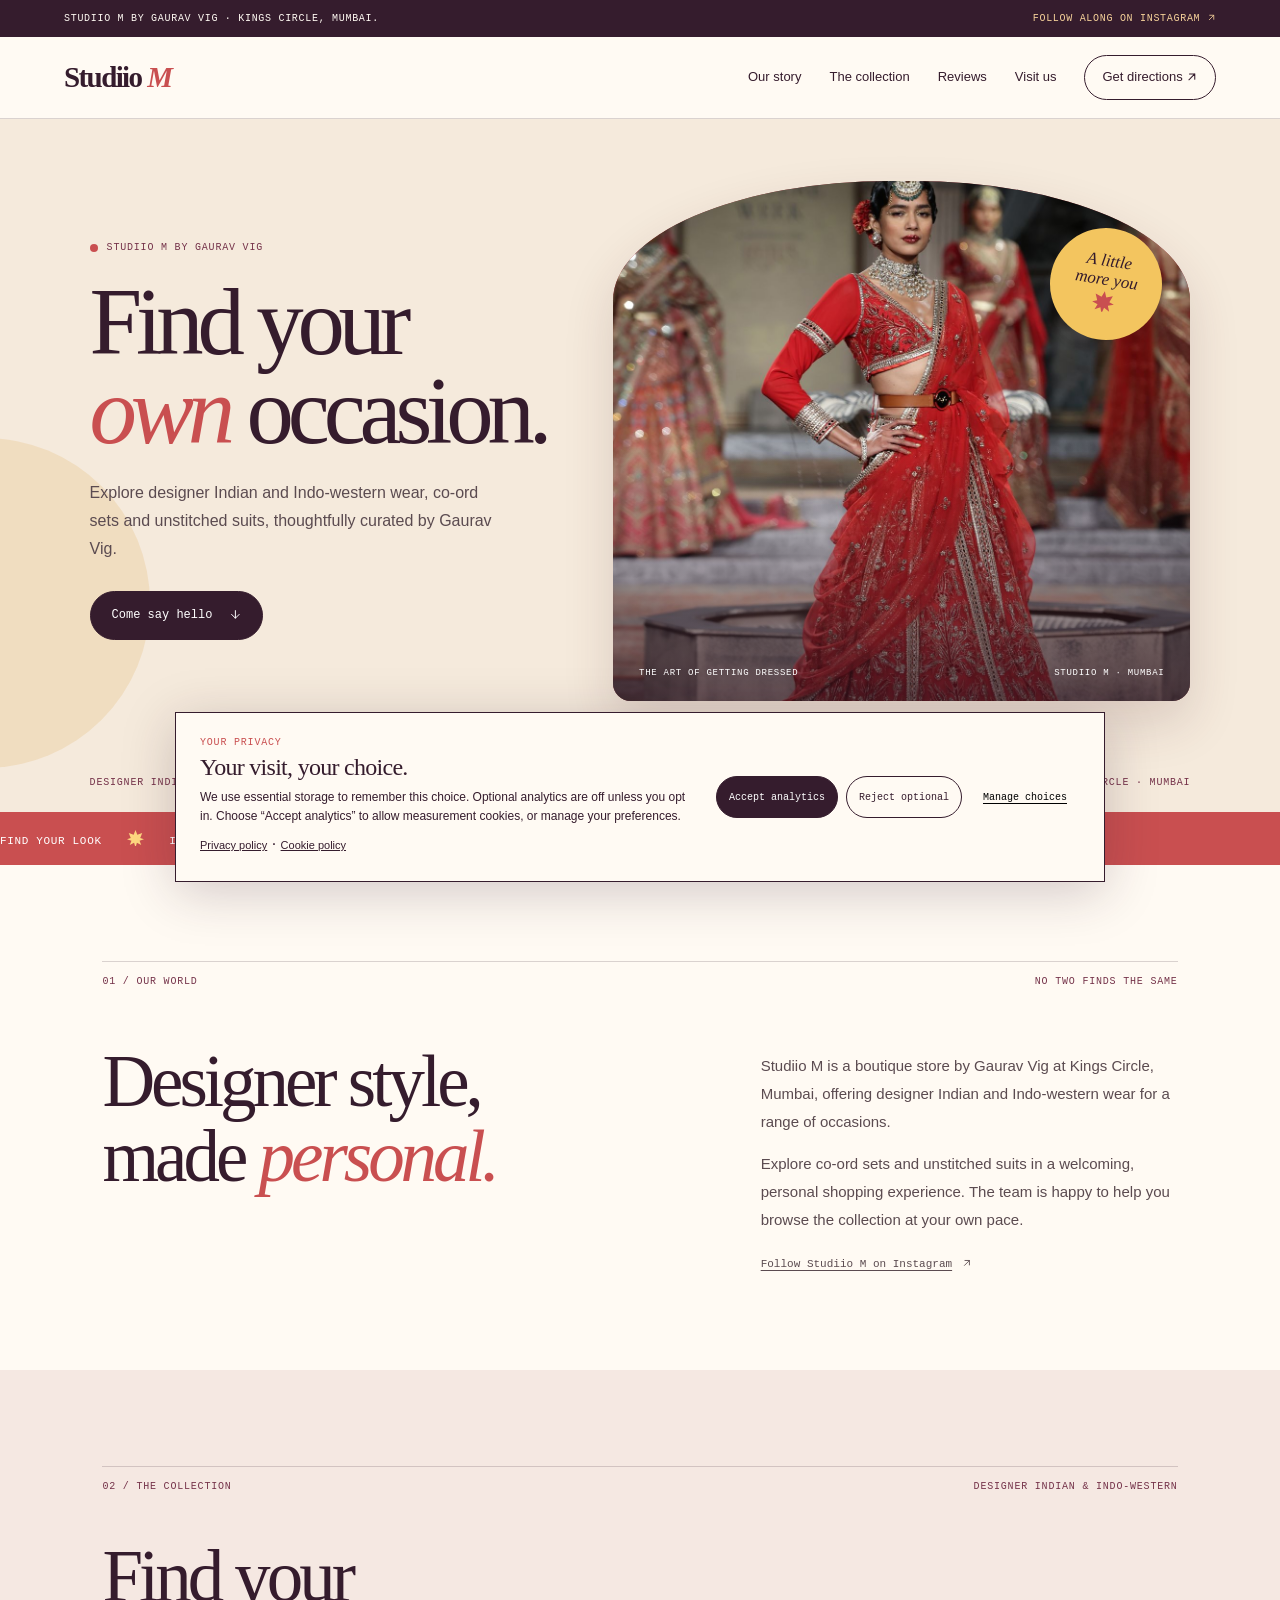
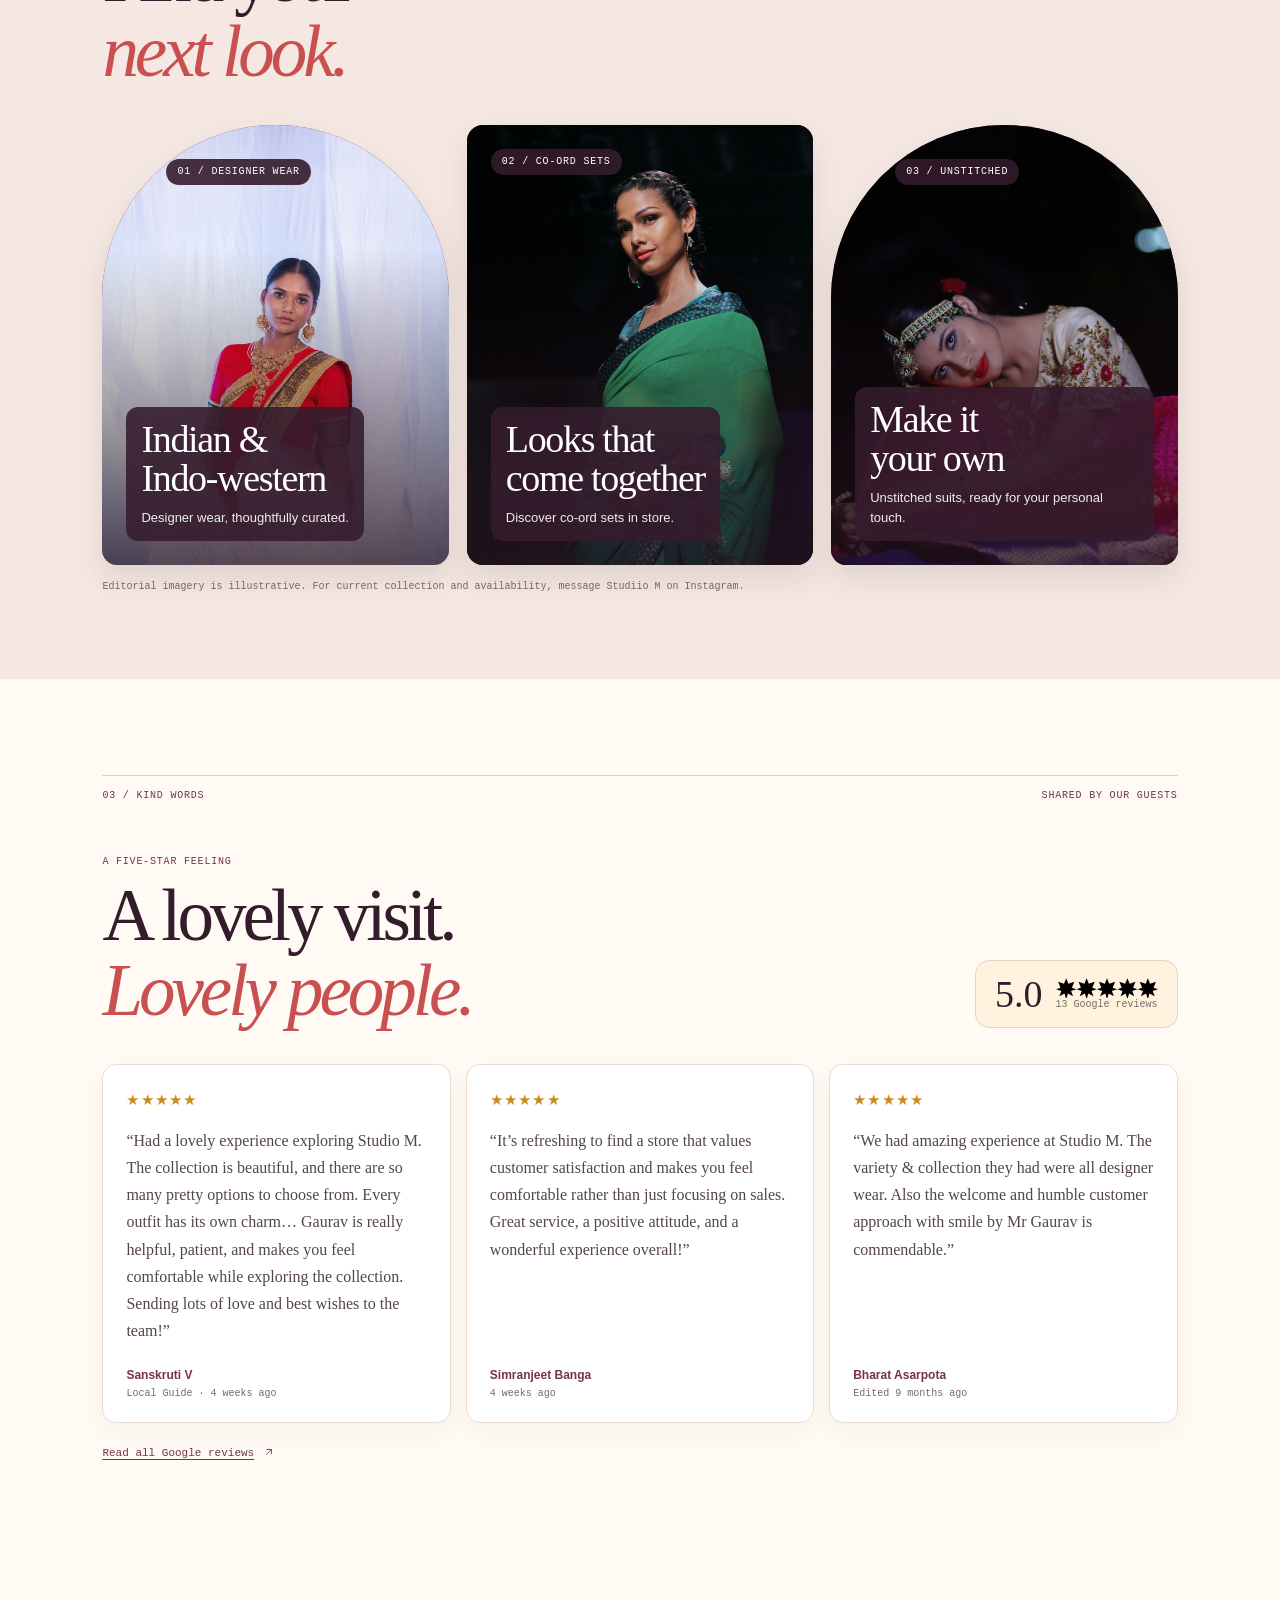
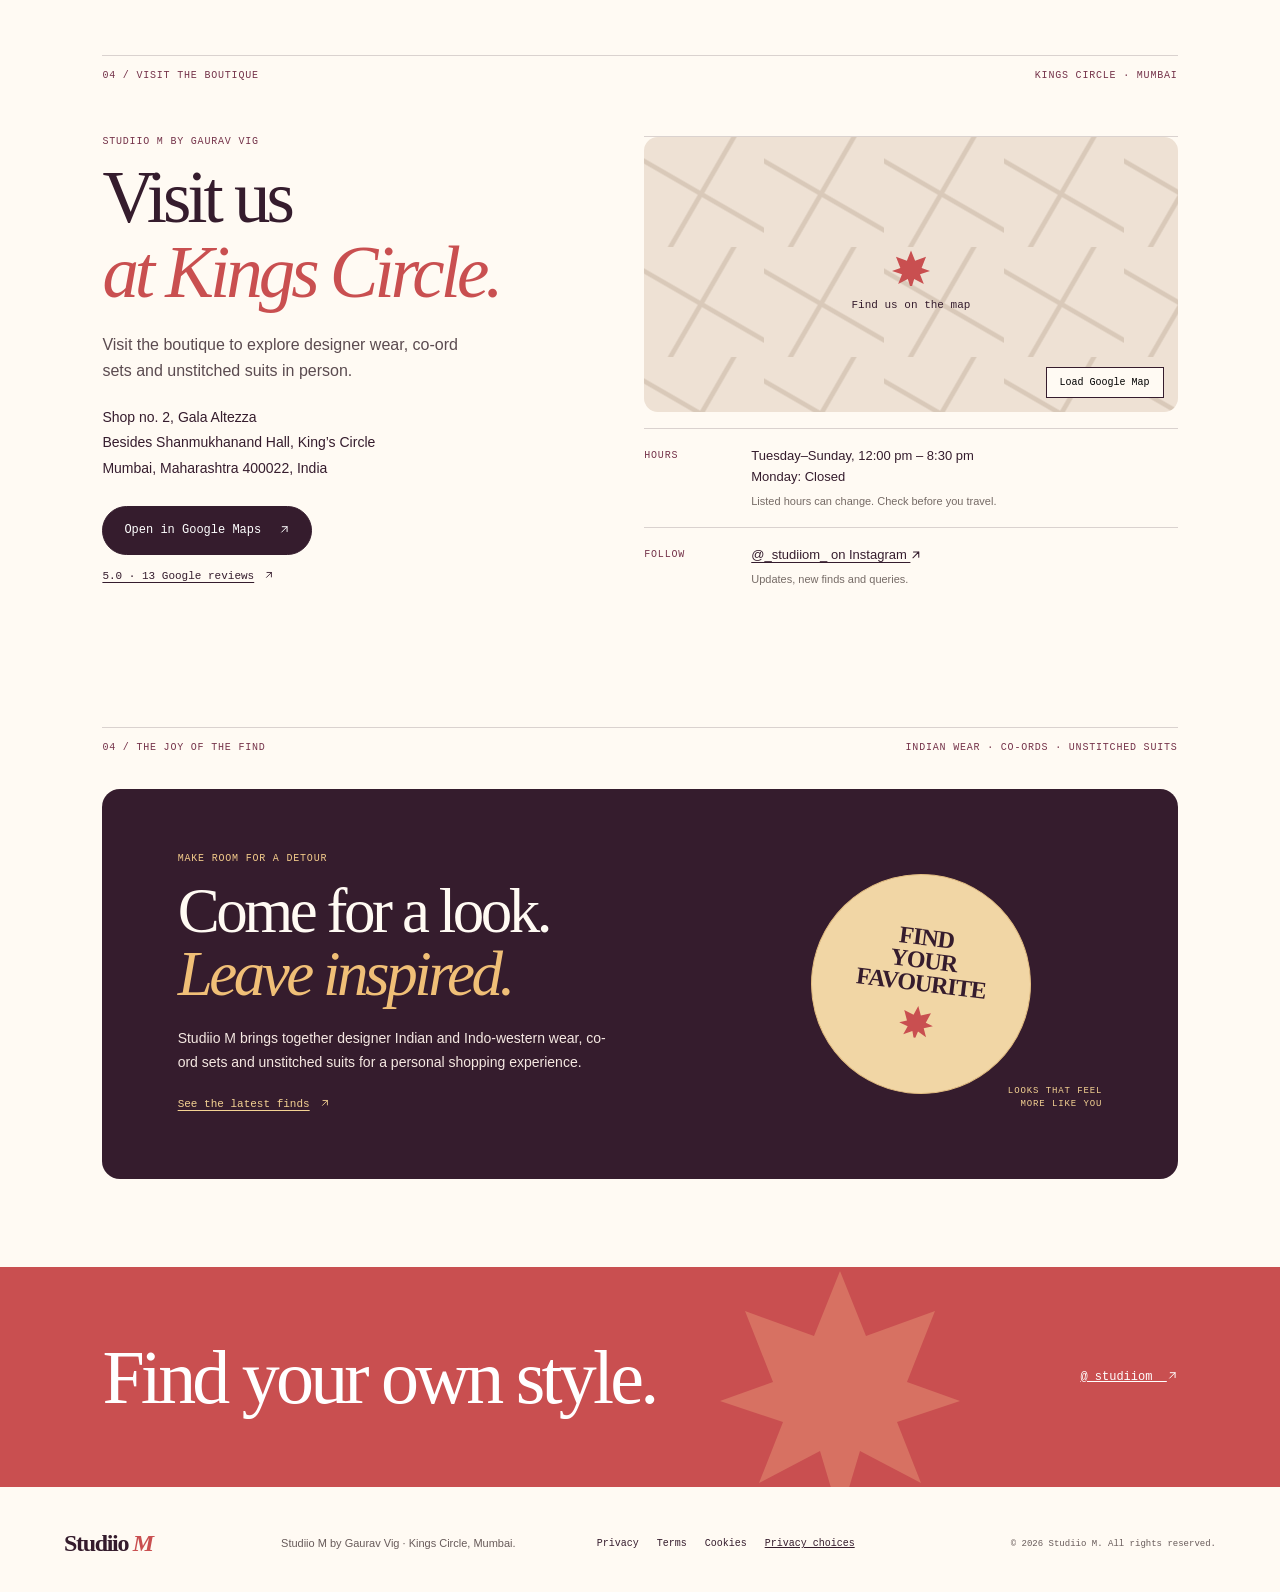
<file: index.html>
<!doctype html>
<html lang="en-IN">
<head>
  <meta charset="utf-8">
  <meta name="viewport" content="width=device-width, initial-scale=1">
  <meta name="theme-color" content="#e6efe4">
  <meta name="description" content="Discover Studiio M by Gaurav Vig at Kings Circle, Mumbai: designer Indian and Indo-western wear, co-ord sets and unstitched suits.">
  <meta property="og:type" content="website">
  <meta property="og:title" content="Studiio M Mumbai — Designer Indian & Indo-Western Wear">
  <meta property="og:description" content="Explore designer Indian and Indo-western wear, co-ord sets and unstitched suits at Studiio M in Kings Circle, Mumbai.">
  <meta property="og:locale" content="en_IN">
  <title>Studiio M Mumbai | Designer Wear & Indo-Western Fashion</title>
  <link rel="stylesheet" href="/styles.css">
  <link rel="icon" href="/favicon.svg" type="image/svg+xml">
  <script type="application/ld+json">
  {
    "@context":"https://schema.org",
    "@graph":[
      {"@type":"Organization","@id":"#organization","name":"Studiio M","sameAs":["https://www.instagram.com/_studiiom_"],"address":{"@type":"PostalAddress","streetAddress":"Shop no. 2, Gala Altezza, besides Shanmukhanand Hall, Kings Circle","addressLocality":"Mumbai","addressRegion":"Maharashtra","postalCode":"400022","addressCountry":"IN"}},
      {"@type":"WebSite","@id":"#website","name":"Studiio M","publisher":{"@id":"#organization"},"inLanguage":"en-IN"},
      {"@type":"Article","@id":"#about","headline":"Studiio M in Mumbai: Designer Indian and Indo-Western Wear","description":"Discover designer Indian and Indo-western wear, co-ord sets and unstitched suits at Studiio M in Kings Circle, Mumbai.","author":{"@id":"#organization"},"publisher":{"@id":"#organization"},"mainEntityOfPage":{"@id":"#website"},"inLanguage":"en-IN"}
    ]
  }
  </script>
</head>
<body>
  <a class="skip-link" href="#main">Skip to content</a>
  <div class="topline"><span>Studiio M by Gaurav Vig · Kings Circle, Mumbai.</span><a href="https://www.instagram.com/_studiiom_" target="_blank" rel="noopener noreferrer">Follow along on Instagram <span aria-hidden="true"><svg class="icon-arrow" viewBox="0 0 20 20" aria-hidden="true" focusable="false"><path d="M5 15 15 5M6 5h9v9"/></svg></span></a></div>
  <header class="site-header">
    <a class="wordmark" href="/" aria-label="Studiio M home">Studiio <span>M</span></a>
    <button class="menu-toggle" type="button" aria-expanded="false" aria-controls="main-nav"><span class="sr-only">Toggle navigation</span><span></span><span></span></button>
    <nav id="main-nav" class="main-nav" aria-label="Main navigation">
      <a href="#story">Our story</a><a href="#finds">The collection</a><a href="#reviews">Reviews</a><a href="#visit">Visit us</a>
      <a class="nav-cta" href="https://www.google.com/maps/search/?api=1&query=Studiio+M+Shop+no.+2+Gala+Altezza+Kings+Circle+Mumbai+400022" target="_blank" rel="noopener noreferrer">Get directions <span aria-hidden="true"><svg class="icon-arrow" viewBox="0 0 20 20" aria-hidden="true" focusable="false"><path d="M5 15 15 5M6 5h9v9"/></svg></span></a>
    </nav>
  </header>
  <main id="main">
    <section class="hero" aria-labelledby="hero-title">
      <div class="hero-copy">
        <p class="eyebrow"><span class="dot"></span> Studiio M by Gaurav Vig</p>
        <h1 id="hero-title">Find your<br><span>own</span> occasion.</h1>
        <p class="hero-intro">Explore designer Indian and Indo-western wear, co-ord sets and unstitched suits, thoughtfully curated by Gaurav Vig.</p>
        <a class="button button-dark" href="#visit">Come say hello <span aria-hidden="true"><svg class="icon-arrow-down" viewBox="0 0 20 20" aria-hidden="true" focusable="false"><path d="M10 3v14m-7-7 7 7 7-7"/></svg></span></a>
      </div>
      <figure class="hero-art"><img src="/public/images/studiio-runway-lehenga.jpg" width="1200" height="1600" fetchpriority="high" alt="Indian model wearing an embroidered red lehenga on a fashion runway."><figcaption>THE ART OF GETTING DRESSED <span>STUDIIO M · MUMBAI</span></figcaption><span class="hero-sticker">A little<br>more you <b><svg class="icon-star" viewBox="0 0 24 24" aria-hidden="true" focusable="false"><path d="M12 1.5 14.6 8l6.9-2.5-2.8 7.1 5.3 1.9-6.3 2.1 2.4 6.1-6.1-3.2-2 6.7-2-6.7-6.1 3.2 2.4-6.1L0 14.5l5.3-1.9-2.8-7.1L9.4 8 12 1.5Z"/></svg></b></span></figure>
      <div class="hero-footer"><span>DESIGNER INDIAN & INDO-WESTERN WEAR</span><span>KINGS CIRCLE · MUMBAI</span></div>
    </section>
    <section class="ticker" aria-label="Studiio M collections"><div>Find your look <b><svg class="icon-star" viewBox="0 0 24 24" aria-hidden="true" focusable="false"><path d="M12 1.5 14.6 8l6.9-2.5-2.8 7.1 5.3 1.9-6.3 2.1 2.4 6.1-6.1-3.2-2 6.7-2-6.7-6.1 3.2 2.4-6.1L0 14.5l5.3-1.9-2.8-7.1L9.4 8 12 1.5Z"/></svg></b> Indian & Indo-western wear <b><svg class="icon-star" viewBox="0 0 24 24" aria-hidden="true" focusable="false"><path d="M12 1.5 14.6 8l6.9-2.5-2.8 7.1 5.3 1.9-6.3 2.1 2.4 6.1-6.1-3.2-2 6.7-2-6.7-6.1 3.2 2.4-6.1L0 14.5l5.3-1.9-2.8-7.1L9.4 8 12 1.5Z"/></svg></b> Co-ord sets & unstitched suits <b><svg class="icon-star" viewBox="0 0 24 24" aria-hidden="true" focusable="false"><path d="M12 1.5 14.6 8l6.9-2.5-2.8 7.1 5.3 1.9-6.3 2.1 2.4 6.1-6.1-3.2-2 6.7-2-6.7-6.1 3.2 2.4-6.1L0 14.5l5.3-1.9-2.8-7.1L9.4 8 12 1.5Z"/></svg></b> Find your look <b><svg class="icon-star" viewBox="0 0 24 24" aria-hidden="true" focusable="false"><path d="M12 1.5 14.6 8l6.9-2.5-2.8 7.1 5.3 1.9-6.3 2.1 2.4 6.1-6.1-3.2-2 6.7-2-6.7-6.1 3.2 2.4-6.1L0 14.5l5.3-1.9-2.8-7.1L9.4 8 12 1.5Z"/></svg></b></div></section>
    <section class="story section-wrap" id="story" aria-labelledby="story-title">
      <div class="section-label"><span>01 / OUR WORLD</span><span>NO TWO FINDS THE SAME</span></div>
      <div class="story-grid"><h2 id="story-title">Designer style,<br>made <em>personal.</em></h2><div class="story-body"><p>Studiio M is a boutique store by Gaurav Vig at Kings Circle, Mumbai, offering designer Indian and Indo-western wear for a range of occasions.</p><p>Explore co-ord sets and unstitched suits in a welcoming, personal shopping experience. The team is happy to help you browse the collection at your own pace.</p><a class="text-link" href="https://www.instagram.com/_studiiom_" target="_blank" rel="noopener noreferrer">Follow Studiio M on Instagram <span aria-hidden="true"><svg class="icon-arrow" viewBox="0 0 20 20" aria-hidden="true" focusable="false"><path d="M5 15 15 5M6 5h9v9"/></svg></span></a></div></div>
    </section>
    <section class="finds" id="finds" aria-labelledby="finds-title">
      <div class="section-wrap"><div class="section-label"><span>02 / THE COLLECTION</span><span>DESIGNER INDIAN & INDO-WESTERN</span></div><h2 id="finds-title">Find your<br><em>next look.</em></h2>
        <div class="find-grid">
          <article class="find-card find-fashion"><img class="find-photo" src="/public/images/studiio-red-saree.jpg" width="1200" height="1600" loading="lazy" decoding="async" alt="Indian model in a red silk sari with an ornate gold border."><div class="card-index">01 / DESIGNER WEAR</div><div class="find-card-copy"><h3>Indian &amp;<br>Indo-western</h3><p>Designer wear, thoughtfully curated.</p></div></article>
          <article class="find-card find-coords"><img class="find-photo" src="/public/images/studiio-green-saree.jpg" width="1200" height="1600" loading="lazy" decoding="async" alt="Indian model wearing an embellished green sari on a runway."><div class="card-index">02 / CO-ORD SETS</div><div class="find-card-copy"><h3>Looks that<br>come together</h3><p>Discover co-ord sets in store.</p></div></article>
          <article class="find-card find-unstitched"><img class="find-photo" src="/public/images/studiio-embroidered-look.jpg" width="1200" height="1600" loading="lazy" decoding="async" alt="Indian model in a richly embroidered pink and ivory traditional outfit."><div class="card-index">03 / UNSTITCHED</div><div class="find-card-copy"><h3>Make it<br>your own</h3><p>Unstitched suits, ready for your personal touch.</p></div></article>
        </div>
        <p class="fineprint">Editorial imagery is illustrative. For current collection and availability, message Studiio M on Instagram.</p>
      </div>
    </section>
    <section class="reviews section-wrap" id="reviews" aria-labelledby="reviews-title">
      <div class="section-label"><span>03 / KIND WORDS</span><span>SHARED BY OUR GUESTS</span></div>
      <div class="reviews-heading"><div><p class="eyebrow">A five-star feeling</p><h2 id="reviews-title">A lovely visit.<br><em>Lovely people.</em></h2></div><a class="rating-badge" href="https://www.google.com/maps/search/?api=1&amp;query=Studiio+M+Gala+Altezza+Mumbai+reviews" target="_blank" rel="noopener noreferrer"><strong>5.0</strong><svg class="icon-stars" viewBox="0 0 120 24" role="img" aria-label="5 out of 5 stars"><path d="M12 1.5 14.6 8l6.9-2.5-2.8 7.1 5.3 1.9-6.3 2.1 2.4 6.1-6.1-3.2-2 6.7-2-6.7-6.1 3.2 2.4-6.1L0 14.5l5.3-1.9-2.8-7.1L9.4 8 12 1.5Z"/><path d="M12 1.5 14.6 8l6.9-2.5-2.8 7.1 5.3 1.9-6.3 2.1 2.4 6.1-6.1-3.2-2 6.7-2-6.7-6.1 3.2 2.4-6.1L0 14.5l5.3-1.9-2.8-7.1L9.4 8 12 1.5Z" transform="translate(24 0)"/><path d="M12 1.5 14.6 8l6.9-2.5-2.8 7.1 5.3 1.9-6.3 2.1 2.4 6.1-6.1-3.2-2 6.7-2-6.7-6.1 3.2 2.4-6.1L0 14.5l5.3-1.9-2.8-7.1L9.4 8 12 1.5Z" transform="translate(48 0)"/><path d="M12 1.5 14.6 8l6.9-2.5-2.8 7.1 5.3 1.9-6.3 2.1 2.4 6.1-6.1-3.2-2 6.7-2-6.7-6.1 3.2 2.4-6.1L0 14.5l5.3-1.9-2.8-7.1L9.4 8 12 1.5Z" transform="translate(72 0)"/><path d="M12 1.5 14.6 8l6.9-2.5-2.8 7.1 5.3 1.9-6.3 2.1 2.4 6.1-6.1-3.2-2 6.7-2-6.7-6.1 3.2 2.4-6.1L0 14.5l5.3-1.9-2.8-7.1L9.4 8 12 1.5Z" transform="translate(96 0)"/></svg><small>13 Google reviews</small></a></div>
      <div class="review-grid">
        <article class="review-card"><div class="review-stars" aria-label="5 out of 5 stars">★★★★★</div><blockquote>“Had a lovely experience exploring Studio M. The collection is beautiful, and there are so many pretty options to choose from. Every outfit has its own charm… Gaurav is really helpful, patient, and makes you feel comfortable while exploring the collection. Sending lots of love and best wishes to the team!”</blockquote><div class="review-author"><a href="https://www.google.com/maps/contrib/102452707965046184873/reviews?hl=en-IN" target="_blank" rel="noopener noreferrer">Sanskruti V</a><span>Local Guide · 4 weeks ago</span></div></article>
        <article class="review-card"><div class="review-stars" aria-label="5 out of 5 stars">★★★★★</div><blockquote>“It’s refreshing to find a store that values customer satisfaction and makes you feel comfortable rather than just focusing on sales. Great service, a positive attitude, and a wonderful experience overall!”</blockquote><div class="review-author"><a href="https://www.google.com/maps/contrib/105188507446238629923/reviews?hl=en-IN" target="_blank" rel="noopener noreferrer">Simranjeet Banga</a><span>4 weeks ago</span></div></article>
        <article class="review-card"><div class="review-stars" aria-label="5 out of 5 stars">★★★★★</div><blockquote>“We had amazing experience at Studio M. The variety &amp; collection they had were all designer wear. Also the welcome and humble customer approach with smile by Mr Gaurav is commendable.”</blockquote><div class="review-author"><a href="https://www.google.com/maps/contrib/108385840389211697204/reviews?hl=en-IN" target="_blank" rel="noopener noreferrer">Bharat Asarpota</a><span>Edited 9 months ago</span></div></article>
      </div>
      <a class="text-link reviews-link" href="https://www.google.com/maps/search/?api=1&amp;query=Studiio+M+Gala+Altezza+Mumbai+reviews" target="_blank" rel="noopener noreferrer">Read all Google reviews <span aria-hidden="true"><svg class="icon-arrow" viewBox="0 0 20 20" aria-hidden="true" focusable="false"><path d="M5 15 15 5M6 5h9v9"/></svg></span></a>
    </section>
    <section class="visit section-wrap" id="visit" aria-labelledby="visit-title">
      <div class="section-label"><span>04 / VISIT THE BOUTIQUE</span><span>KINGS CIRCLE · MUMBAI</span></div>
      <div class="visit-grid"><div class="visit-copy"><p class="eyebrow">STUDIIO M BY GAURAV VIG</p><h2 id="visit-title">Visit us<br><em>at Kings Circle.</em></h2><p class="visit-intro">Visit the boutique to explore designer wear, co-ord sets and unstitched suits in person.</p>
        <address>Shop no. 2, Gala Altezza<br>Besides Shanmukhanand Hall, King’s Circle<br>Mumbai, Maharashtra 400022, India</address>
        <div class="visit-actions"><a class="button button-dark" href="https://www.google.com/maps/search/?api=1&query=Studiio+M+Shop+no.+2+Gala+Altezza+Kings+Circle+Mumbai+400022" target="_blank" rel="noopener noreferrer">Open in Google Maps <span aria-hidden="true"><svg class="icon-arrow" viewBox="0 0 20 20" aria-hidden="true" focusable="false"><path d="M5 15 15 5M6 5h9v9"/></svg></span></a><a class="text-link" href="https://www.google.com/maps/search/?api=1&amp;query=Studiio+M+Gala+Altezza+Mumbai+reviews" target="_blank" rel="noopener noreferrer">5.0 · 13 Google reviews <span aria-hidden="true"><svg class="icon-arrow" viewBox="0 0 20 20" aria-hidden="true" focusable="false"><path d="M5 15 15 5M6 5h9v9"/></svg></span></a></div>
      </div><div class="visit-details"><div class="map-frame" data-map-container><div class="map-placeholder"><span class="map-pin" aria-hidden="true"><svg class="icon-star" viewBox="0 0 24 24" aria-hidden="true" focusable="false"><path d="M12 1.5 14.6 8l6.9-2.5-2.8 7.1 5.3 1.9-6.3 2.1 2.4 6.1-6.1-3.2-2 6.7-2-6.7-6.1 3.2 2.4-6.1L0 14.5l5.3-1.9-2.8-7.1L9.4 8 12 1.5Z"/></svg></span><p>Find us on the map</p><button class="map-link" type="button" data-load-map>Load Google Map</button></div></div>
        <div class="details-row"><span>HOURS</span><p>Tuesday–Sunday, 12:00 pm – 8:30 pm<br>Monday: Closed<br><small>Listed hours can change. Check before you travel.</small></p></div>
        <div class="details-row"><span>FOLLOW</span><p><a href="https://www.instagram.com/_studiiom_" target="_blank" rel="noopener noreferrer">@_studiiom_ on Instagram <svg class="icon-arrow" viewBox="0 0 20 20" aria-hidden="true" focusable="false"><path d="M5 15 15 5M6 5h9v9"/></svg></a><small>Updates, new finds and queries.</small></p></div>
      </div></div>
    </section>
    <section class="discovery section-wrap" aria-labelledby="discovery-title"><div class="section-label"><span>04 / THE JOY OF THE FIND</span><span>INDIAN WEAR · CO-ORDS · UNSTITCHED SUITS</span></div><article class="discovery-card"><div class="discovery-copy"><p class="eyebrow">Make room for a detour</p><h2 id="discovery-title">Come for a look.<br><em>Leave inspired.</em></h2><p>Studiio M brings together designer Indian and Indo-western wear, co-ord sets and unstitched suits for a personal shopping experience.</p><a class="text-link" href="https://www.instagram.com/_studiiom_" target="_blank" rel="noopener noreferrer">See the latest finds <span aria-hidden="true"><svg class="icon-arrow" viewBox="0 0 20 20" aria-hidden="true" focusable="false"><path d="M5 15 15 5M6 5h9v9"/></svg></span></a></div><div class="discovery-art" role="img" aria-label="A round green badge celebrating personal style and unexpected finds"><div class="discovery-stamp">FIND<br>YOUR<br>FAVOURITE<span aria-hidden="true"><svg class="icon-star" viewBox="0 0 24 24" aria-hidden="true" focusable="false"><path d="M12 1.5 14.6 8l6.9-2.5-2.8 7.1 5.3 1.9-6.3 2.1 2.4 6.1-6.1-3.2-2 6.7-2-6.7-6.1 3.2 2.4-6.1L0 14.5l5.3-1.9-2.8-7.1L9.4 8 12 1.5Z"/></svg></span></div><p>LOOKS THAT FEEL<br>MORE LIKE YOU</p></div></article></section>
    <section class="closing"><p>Find your own style.</p><a href="https://www.instagram.com/_studiiom_" target="_blank" rel="noopener noreferrer">@_studiiom_ <span aria-hidden="true"><svg class="icon-arrow" viewBox="0 0 20 20" aria-hidden="true" focusable="false"><path d="M5 15 15 5M6 5h9v9"/></svg></span></a><span class="closing-star" aria-hidden="true"><svg class="icon-star" viewBox="0 0 24 24" aria-hidden="true" focusable="false"><path d="M12 1.5 14.6 8l6.9-2.5-2.8 7.1 5.3 1.9-6.3 2.1 2.4 6.1-6.1-3.2-2 6.7-2-6.7-6.1 3.2 2.4-6.1L0 14.5l5.3-1.9-2.8-7.1L9.4 8 12 1.5Z"/></svg></span></section>
  </main>
  <footer class="site-footer"><a class="wordmark footer-mark" href="/" aria-label="Studiio M home">Studiio <span>M</span></a><p>Studiio M by Gaurav Vig · Kings Circle, Mumbai.</p><nav aria-label="Legal"><a href="/privacy.html">Privacy</a><a href="/terms.html">Terms</a><a href="/cookies.html">Cookies</a><button class="footer-link" type="button" data-open-consent>Privacy choices</button></nav><small>© <span data-year></span> Studiio M. All rights reserved.</small></footer>
  <div class="consent-banner" data-consent-banner role="dialog" aria-labelledby="consent-title" aria-describedby="consent-copy" hidden><div><p class="consent-eyebrow">YOUR PRIVACY</p><h2 id="consent-title">Your visit, your choice.</h2><p id="consent-copy">We use essential storage to remember this choice. Optional analytics are off unless you opt in. Choose “Accept analytics” to allow measurement cookies, or manage your preferences.</p><a href="/privacy.html">Privacy policy</a> · <a href="/cookies.html">Cookie policy</a></div><div class="consent-actions"><button class="button button-dark" type="button" data-consent="accept">Accept analytics</button><button class="button button-light" type="button" data-consent="reject">Reject optional</button><button class="button button-quiet" type="button" data-consent="manage">Manage choices</button></div><div class="consent-settings" data-consent-settings hidden><label><input type="checkbox" checked disabled> Essential storage <span>Always on</span></label><label><input type="checkbox" data-analytics-choice> Analytics cookies <span>Optional</span></label><div><button class="button button-dark" type="button" data-consent="save">Save choices</button><button class="button button-quiet" type="button" data-consent="reject">Reject optional</button></div></div></div>
  <script src="/script.js" defer></script>
</body>
</html>
</file>
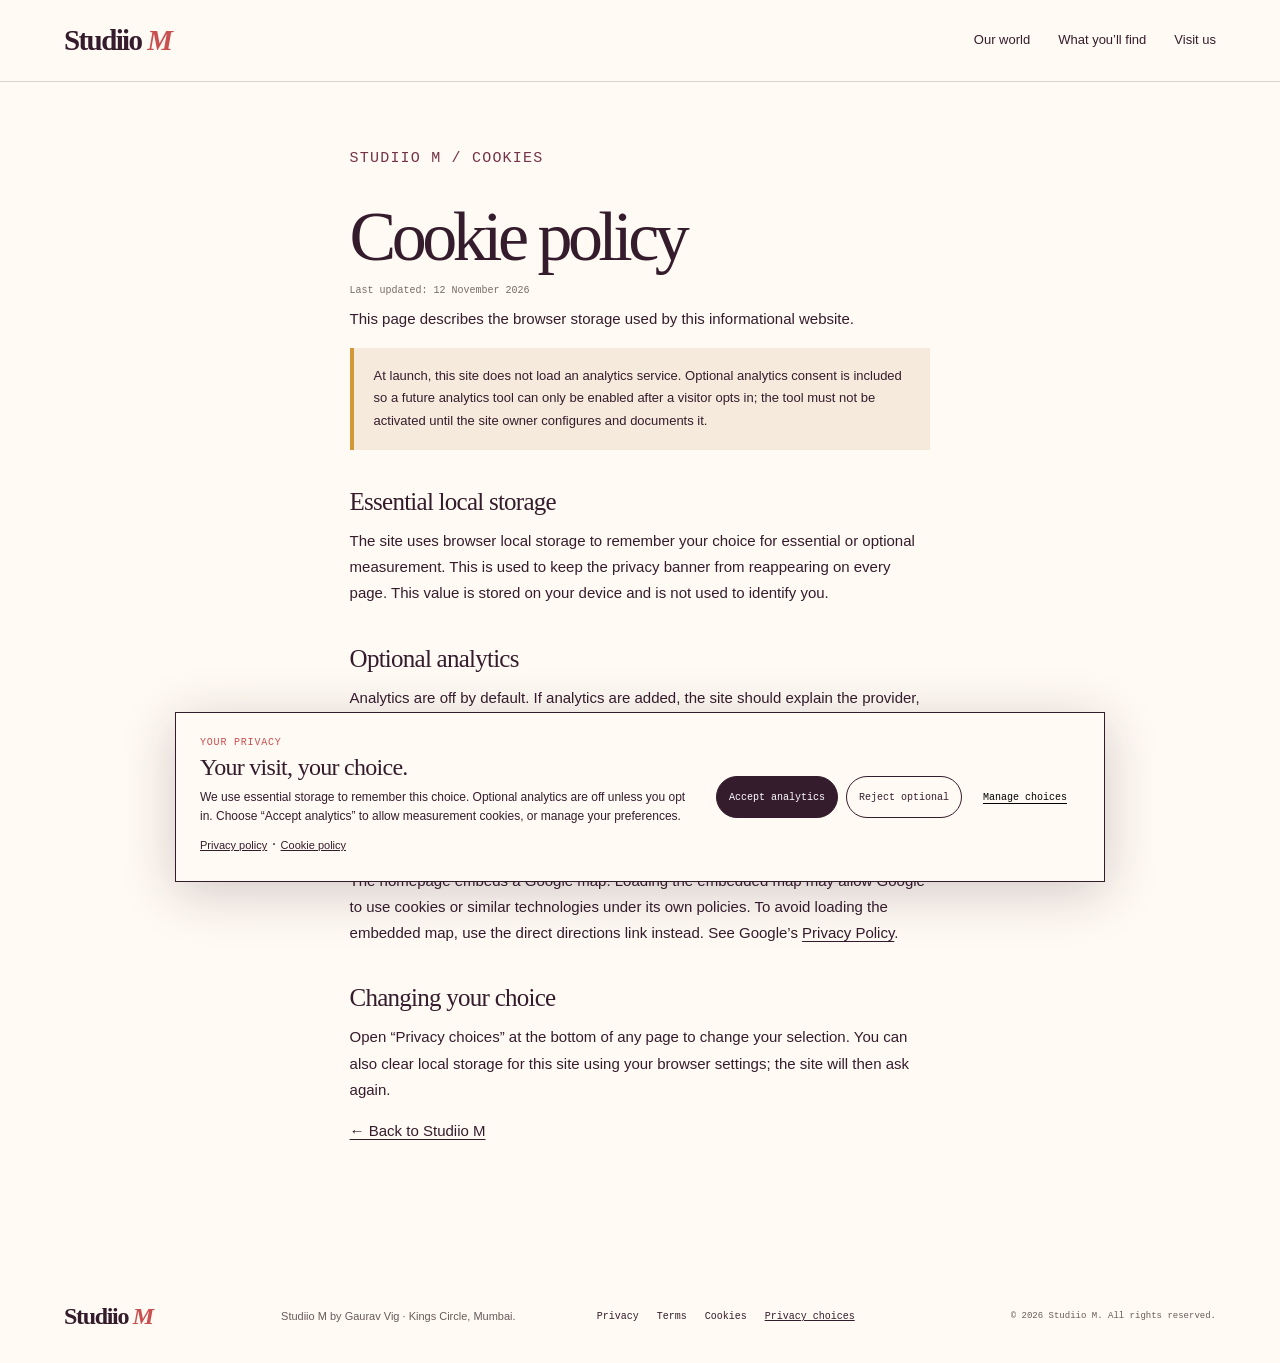
<file: cookies.html>
<!doctype html><html lang="en-IN"><head><meta charset="utf-8"><meta name="viewport" content="width=device-width, initial-scale=1"><meta name="description" content="Cookie and local storage information for the Studiio M website."><title>Cookie Policy — Studiio M</title><link rel="stylesheet" href="/styles.css"><link rel="icon" href="/favicon.svg" type="image/svg+xml"></head><body><a class="skip-link" href="#main">Skip to content</a><header class="site-header"><a class="wordmark" href="/" aria-label="Studiio M home">Studiio <span>M</span></a><nav class="main-nav" aria-label="Main navigation"><a href="/#story">Our world</a><a href="/#finds">What you’ll find</a><a href="/#visit">Visit us</a></nav></header><main id="main" class="legal-page"><article class="legal-content"><p class="eyebrow">STUDIIO M / COOKIES</p><h1>Cookie policy</h1><p class="updated">Last updated: 12 November 2026</p><p>This page describes the browser storage used by this informational website.</p><p class="callout">At launch, this site does not load an analytics service. Optional analytics consent is included so a future analytics tool can only be enabled after a visitor opts in; the tool must not be activated until the site owner configures and documents it.</p><h2>Essential local storage</h2><p>The site uses browser local storage to remember your choice for essential or optional measurement. This is used to keep the privacy banner from reappearing on every page. This value is stored on your device and is not used to identify you.</p><h2>Optional analytics</h2><p>Analytics are off by default. If analytics are added, the site should explain the provider, the information collected, how long it is retained, and any transfers before seeking consent. You can reject optional analytics or update your decision through the “Privacy choices” control in the footer.</p><h2>Third-party map</h2><p>The homepage embeds a Google map. Loading the embedded map may allow Google to use cookies or similar technologies under its own policies. To avoid loading the embedded map, use the direct directions link instead. See Google’s <a href="https://policies.google.com/privacy" target="_blank" rel="noopener noreferrer">Privacy Policy</a>.</p><h2>Changing your choice</h2><p>Open “Privacy choices” at the bottom of any page to change your selection. You can also clear local storage for this site using your browser settings; the site will then ask again.</p><p><a href="/">← Back to Studiio M</a></p></article></main><footer class="site-footer"><a class="wordmark footer-mark" href="/">Studiio <span>M</span></a><p>Studiio M by Gaurav Vig · Kings Circle, Mumbai.</p><nav aria-label="Legal"><a href="/privacy.html">Privacy</a><a href="/terms.html">Terms</a><a href="/cookies.html">Cookies</a><button class="footer-link" type="button" data-open-consent>Privacy choices</button></nav><small>© <span data-year></span> Studiio M. All rights reserved.</small></footer><div class="consent-banner" data-consent-banner role="dialog" aria-labelledby="consent-title" aria-describedby="consent-copy" hidden><div><p class="consent-eyebrow">YOUR PRIVACY</p><h2 id="consent-title">Your visit, your choice.</h2><p id="consent-copy">We use essential storage to remember this choice. Optional analytics are off unless you opt in. Choose “Accept analytics” to allow measurement cookies, or manage your preferences.</p><a href="/privacy.html">Privacy policy</a> · <a href="/cookies.html">Cookie policy</a></div><div class="consent-actions"><button class="button button-dark" type="button" data-consent="accept">Accept analytics</button><button class="button button-light" type="button" data-consent="reject">Reject optional</button><button class="button button-quiet" type="button" data-consent="manage">Manage choices</button></div><div class="consent-settings" data-consent-settings hidden><label><input type="checkbox" checked disabled> Essential storage <span>Always on</span></label><label><input type="checkbox" data-analytics-choice> Analytics cookies <span>Optional</span></label><div><button class="button button-dark" type="button" data-consent="save">Save choices</button><button class="button button-quiet" type="button" data-consent="reject">Reject optional</button></div></div></div><script src="/script.js" defer></script></body></html>
</file>
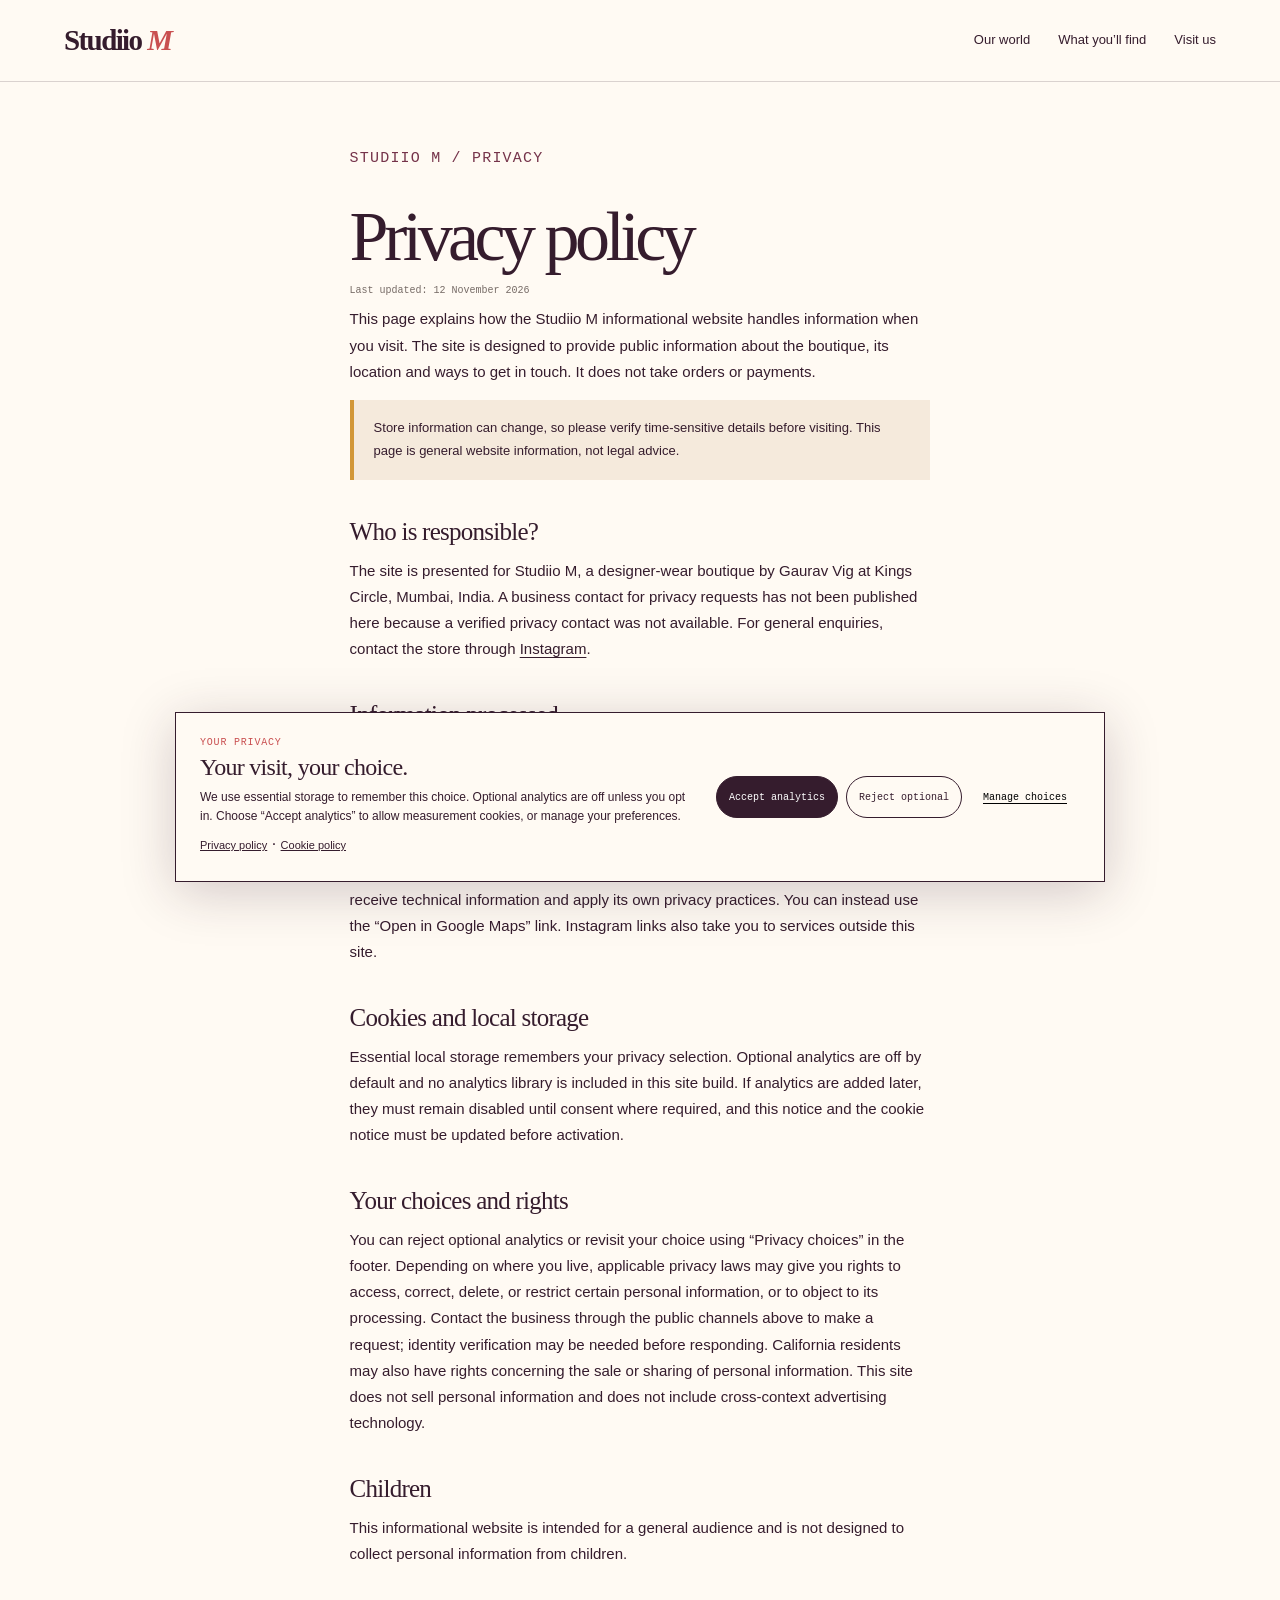
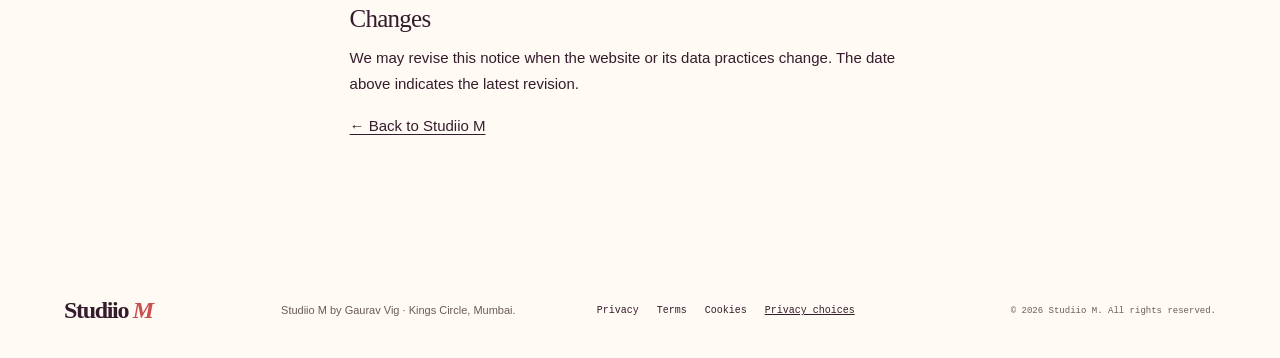
<file: privacy.html>
<!doctype html><html lang="en-IN"><head><meta charset="utf-8"><meta name="viewport" content="width=device-width, initial-scale=1"><meta name="description" content="Privacy information for visitors to Studiio M’s informational website."><title>Privacy Policy — Studiio M</title><link rel="stylesheet" href="/styles.css"><link rel="icon" href="/favicon.svg" type="image/svg+xml"></head><body><a class="skip-link" href="#main">Skip to content</a><header class="site-header"><a class="wordmark" href="/" aria-label="Studiio M home">Studiio <span>M</span></a><nav class="main-nav" aria-label="Main navigation"><a href="/#story">Our world</a><a href="/#finds">What you’ll find</a><a href="/#visit">Visit us</a></nav></header><main id="main" class="legal-page"><article class="legal-content"><p class="eyebrow">STUDIIO M / PRIVACY</p><h1>Privacy policy</h1><p class="updated">Last updated: 12 November 2026</p><p>This page explains how the Studiio M informational website handles information when you visit. The site is designed to provide public information about the boutique, its location and ways to get in touch. It does not take orders or payments.</p><p class="callout">Store information can change, so please verify time-sensitive details before visiting. This page is general website information, not legal advice.</p>
<h2>Who is responsible?</h2><p>The site is presented for Studiio M, a designer-wear boutique by Gaurav Vig at Kings Circle, Mumbai, India. A business contact for privacy requests has not been published here because a verified privacy contact was not available. For general enquiries, contact the store through <a href="https://www.instagram.com/_studiiom_" rel="noopener noreferrer" target="_blank">Instagram</a>.</p>
<h2>Information processed</h2><p>This static site does not request account details, payment details, or contact-form submissions. Your browser may send standard technical information to the hosting provider when loading the site, such as IP address, device and browser information, requested pages, and timestamps, for delivery, security, and troubleshooting.</p><p>The embedded map is served by Google Maps. Opening it may cause Google to receive technical information and apply its own privacy practices. You can instead use the “Open in Google Maps” link. Instagram links also take you to services outside this site.</p>
<h2>Cookies and local storage</h2><p>Essential local storage remembers your privacy selection. Optional analytics are off by default and no analytics library is included in this site build. If analytics are added later, they must remain disabled until consent where required, and this notice and the cookie notice must be updated before activation.</p>
<h2>Your choices and rights</h2><p>You can reject optional analytics or revisit your choice using “Privacy choices” in the footer. Depending on where you live, applicable privacy laws may give you rights to access, correct, delete, or restrict certain personal information, or to object to its processing. Contact the business through the public channels above to make a request; identity verification may be needed before responding. California residents may also have rights concerning the sale or sharing of personal information. This site does not sell personal information and does not include cross-context advertising technology.</p>
<h2>Children</h2><p>This informational website is intended for a general audience and is not designed to collect personal information from children.</p>
<h2>Changes</h2><p>We may revise this notice when the website or its data practices change. The date above indicates the latest revision.</p><p><a href="/">← Back to Studiio M</a></p></article></main><footer class="site-footer"><a class="wordmark footer-mark" href="/">Studiio <span>M</span></a><p>Studiio M by Gaurav Vig · Kings Circle, Mumbai.</p><nav aria-label="Legal"><a href="/privacy.html">Privacy</a><a href="/terms.html">Terms</a><a href="/cookies.html">Cookies</a><button class="footer-link" type="button" data-open-consent>Privacy choices</button></nav><small>© <span data-year></span> Studiio M. All rights reserved.</small></footer><div class="consent-banner" data-consent-banner role="dialog" aria-labelledby="consent-title" aria-describedby="consent-copy" hidden><div><p class="consent-eyebrow">YOUR PRIVACY</p><h2 id="consent-title">Your visit, your choice.</h2><p id="consent-copy">We use essential storage to remember this choice. Optional analytics are off unless you opt in. Choose “Accept analytics” to allow measurement cookies, or manage your preferences.</p><a href="/privacy.html">Privacy policy</a> · <a href="/cookies.html">Cookie policy</a></div><div class="consent-actions"><button class="button button-dark" type="button" data-consent="accept">Accept analytics</button><button class="button button-light" type="button" data-consent="reject">Reject optional</button><button class="button button-quiet" type="button" data-consent="manage">Manage choices</button></div><div class="consent-settings" data-consent-settings hidden><label><input type="checkbox" checked disabled> Essential storage <span>Always on</span></label><label><input type="checkbox" data-analytics-choice> Analytics cookies <span>Optional</span></label><div><button class="button button-dark" type="button" data-consent="save">Save choices</button><button class="button button-quiet" type="button" data-consent="reject">Reject optional</button></div></div></div><script src="/script.js" defer></script></body></html>
</file>
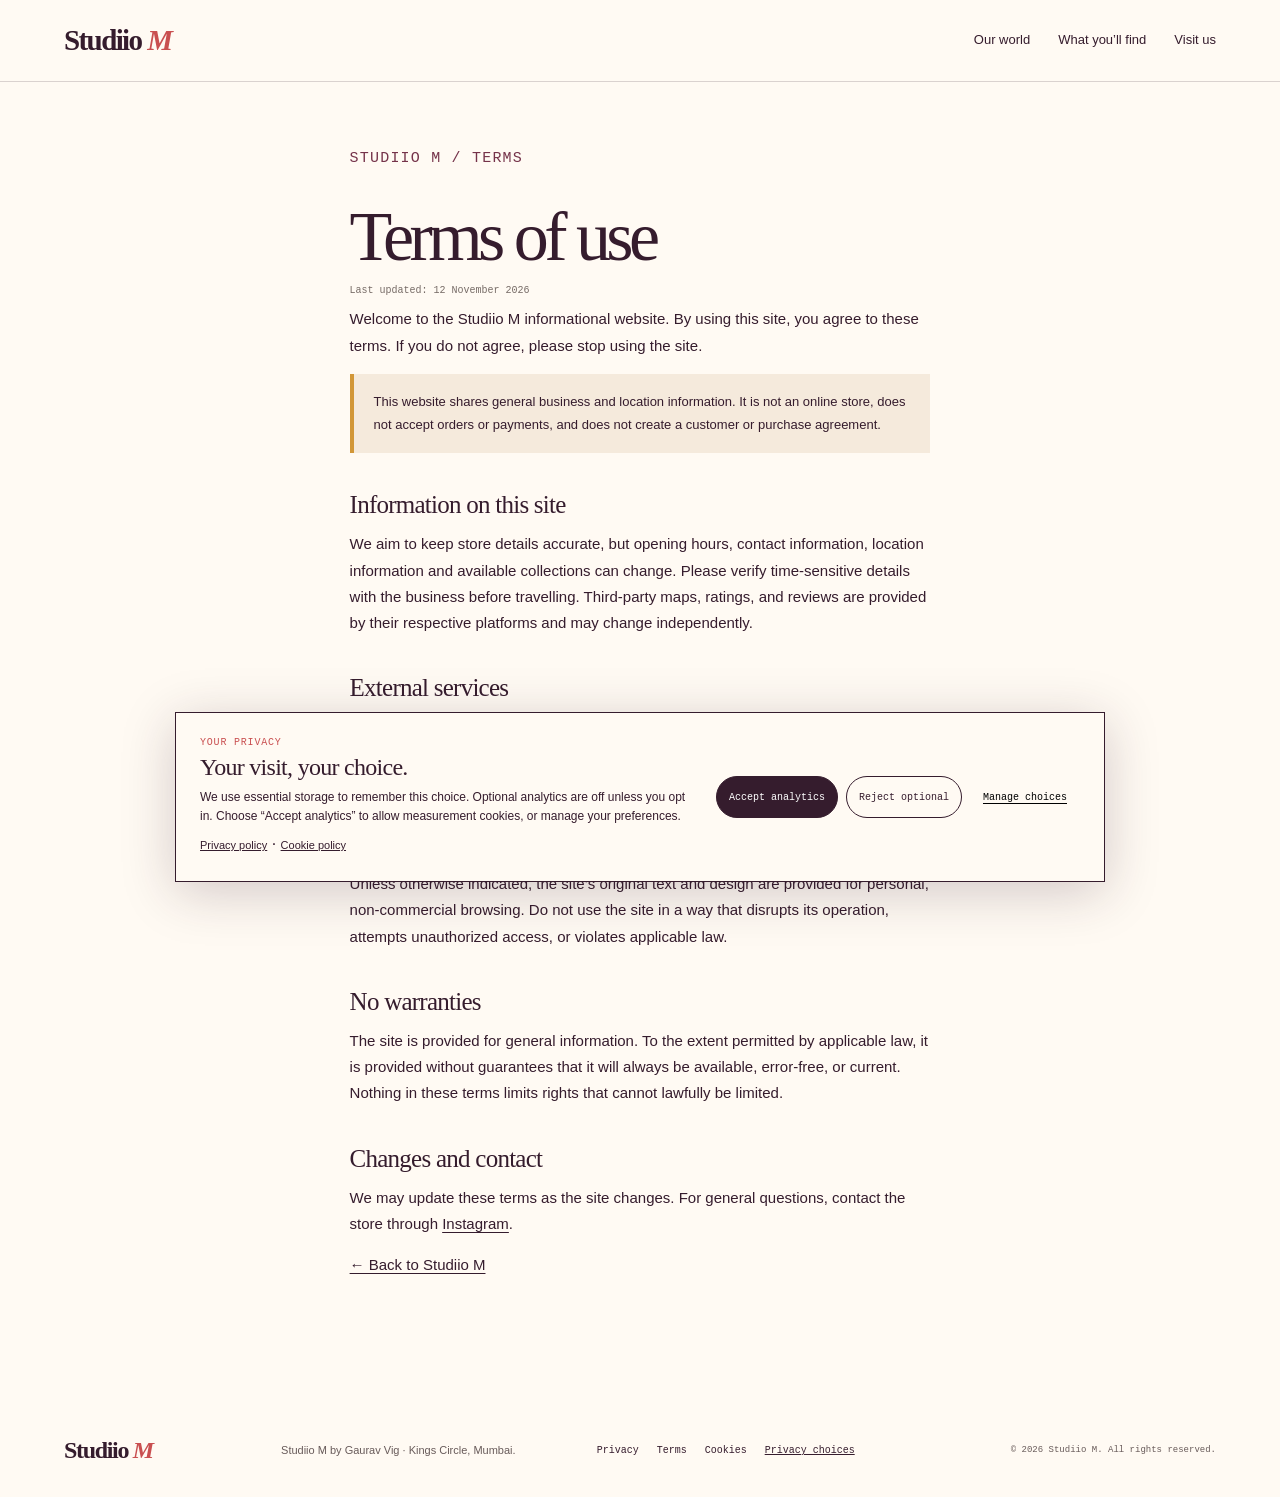
<file: terms.html>
<!doctype html><html lang="en-IN"><head><meta charset="utf-8"><meta name="viewport" content="width=device-width, initial-scale=1"><meta name="description" content="Terms for use of the Studiio M informational website."><title>Terms of Use — Studiio M</title><link rel="stylesheet" href="/styles.css"><link rel="icon" href="/favicon.svg" type="image/svg+xml"></head><body><a class="skip-link" href="#main">Skip to content</a><header class="site-header"><a class="wordmark" href="/" aria-label="Studiio M home">Studiio <span>M</span></a><nav class="main-nav" aria-label="Main navigation"><a href="/#story">Our world</a><a href="/#finds">What you’ll find</a><a href="/#visit">Visit us</a></nav></header><main id="main" class="legal-page"><article class="legal-content"><p class="eyebrow">STUDIIO M / TERMS</p><h1>Terms of use</h1><p class="updated">Last updated: 12 November 2026</p><p>Welcome to the Studiio M informational website. By using this site, you agree to these terms. If you do not agree, please stop using the site.</p><p class="callout">This website shares general business and location information. It is not an online store, does not accept orders or payments, and does not create a customer or purchase agreement.</p><h2>Information on this site</h2><p>We aim to keep store details accurate, but opening hours, contact information, location information and available collections can change. Please verify time-sensitive details with the business before travelling. Third-party maps, ratings, and reviews are provided by their respective platforms and may change independently.</p><h2>External services</h2><p>This site links to Google Maps and Instagram and may display a map supplied by Google. Those services have their own terms, privacy notices, and availability. Studiio M does not control third-party content or services.</p><h2>Site materials</h2><p>Unless otherwise indicated, the site’s original text and design are provided for personal, non-commercial browsing. Do not use the site in a way that disrupts its operation, attempts unauthorized access, or violates applicable law.</p><h2>No warranties</h2><p>The site is provided for general information. To the extent permitted by applicable law, it is provided without guarantees that it will always be available, error-free, or current. Nothing in these terms limits rights that cannot lawfully be limited.</p><h2>Changes and contact</h2><p>We may update these terms as the site changes. For general questions, contact the store through <a href="https://www.instagram.com/_studiiom_" rel="noopener noreferrer" target="_blank">Instagram</a>.</p><p><a href="/">← Back to Studiio M</a></p></article></main><footer class="site-footer"><a class="wordmark footer-mark" href="/">Studiio <span>M</span></a><p>Studiio M by Gaurav Vig · Kings Circle, Mumbai.</p><nav aria-label="Legal"><a href="/privacy.html">Privacy</a><a href="/terms.html">Terms</a><a href="/cookies.html">Cookies</a><button class="footer-link" type="button" data-open-consent>Privacy choices</button></nav><small>© <span data-year></span> Studiio M. All rights reserved.</small></footer><div class="consent-banner" data-consent-banner role="dialog" aria-labelledby="consent-title" aria-describedby="consent-copy" hidden><div><p class="consent-eyebrow">YOUR PRIVACY</p><h2 id="consent-title">Your visit, your choice.</h2><p id="consent-copy">We use essential storage to remember this choice. Optional analytics are off unless you opt in. Choose “Accept analytics” to allow measurement cookies, or manage your preferences.</p><a href="/privacy.html">Privacy policy</a> · <a href="/cookies.html">Cookie policy</a></div><div class="consent-actions"><button class="button button-dark" type="button" data-consent="accept">Accept analytics</button><button class="button button-light" type="button" data-consent="reject">Reject optional</button><button class="button button-quiet" type="button" data-consent="manage">Manage choices</button></div><div class="consent-settings" data-consent-settings hidden><label><input type="checkbox" checked disabled> Essential storage <span>Always on</span></label><label><input type="checkbox" data-analytics-choice> Analytics cookies <span>Optional</span></label><div><button class="button button-dark" type="button" data-consent="save">Save choices</button><button class="button button-quiet" type="button" data-consent="reject">Reject optional</button></div></div></div><script src="/script.js" defer></script></body></html>
</file>
<file: styles.css>
:root {
  --ink: #351c2d;
  --paper: #fffaf3;
  --cream: #f5eadc;
  --rose: #f3d9d3;
  --coral: #c94f50;
  --berry: #75334a;
  --gold: #d29738;
  --sage: #66745c;
  --muted: #766b66;
  --line: rgba(53, 28, 45, .18);
  --display: Georgia, "Times New Roman", serif;
  --body: "Avenir Next", Avenir, "Segoe UI", sans-serif;
  --mono: "SFMono-Regular", Consolas, monospace;
}

* { box-sizing: border-box; }
html { scroll-behavior: smooth; scroll-padding-top: 100px; }
body { margin: 0; background: var(--paper); color: var(--ink); font-family: var(--body); font-size: 16px; line-height: 1.6; }
a { color: inherit; }
a:focus-visible, button:focus-visible, summary:focus-visible, input:focus-visible { outline: 3px solid var(--coral); outline-offset: 4px; }
.sr-only { position: absolute; width: 1px; height: 1px; padding: 0; margin: -1px; overflow: hidden; clip: rect(0,0,0,0); white-space: nowrap; border: 0; }
.skip-link { position: absolute; z-index: 1000; top: -60px; left: 1rem; background: var(--gold); padding: .8rem 1rem; }
.skip-link:focus { top: 1rem; }

.topline { min-height: 37px; background: var(--ink); color: var(--paper); padding: 7px 5vw; display: flex; justify-content: space-between; align-items: center; gap: 20px; font: 10px var(--mono); letter-spacing: .07em; text-transform: uppercase; }
.topline a { color: #f6d29a; text-decoration: none; }
.site-header { height: 82px; padding: 0 5vw; display: flex; align-items: center; justify-content: space-between; border-bottom: 1px solid var(--line); position: sticky; top: 0; background: rgba(255,250,243,.96); backdrop-filter: blur(14px); z-index: 20; }
.wordmark { font: 700 29px/.9 var(--display); letter-spacing: -.055em; text-decoration: none; }
.wordmark span { color: var(--coral); font-style: italic; }
.main-nav { display: flex; align-items: center; gap: 28px; font-size: 13px; }
.main-nav a { text-decoration: none; }
.main-nav a:not(.nav-cta):hover, .site-footer a:hover, .text-link:hover { text-decoration: underline; text-underline-offset: 4px; }
.nav-cta { padding: 11px 17px; border: 1px solid var(--ink); border-radius: 99px; }
.nav-cta:hover { color: white; background: var(--ink); }
.menu-toggle { display: none; }

.hero { min-height: 680px; padding: 62px 7vw 24px; display: grid; grid-template-columns: .9fr 1.1fr; grid-template-rows: 1fr auto; align-items: center; gap: 4vw; position: relative; overflow: hidden; background: var(--cream); }
.hero::before { content: ""; width: 330px; height: 330px; position: absolute; left: -180px; top: 46%; border-radius: 50%; background: #e8c797; opacity: .4; }
.hero-copy { position: relative; z-index: 2; max-width: 550px; padding: 30px 0; }
.eyebrow, .section-label, .card-index, .hero-footer, .details-row>span, .consent-eyebrow { font: 10px var(--mono); letter-spacing: .08em; text-transform: uppercase; }
.eyebrow { display: flex; align-items: center; gap: 9px; color: var(--berry); }
.dot { width: 8px; height: 8px; background: var(--coral); border-radius: 50%; }
h1, h2, h3, p { margin-top: 0; }
h1 { max-width: 580px; font: 500 clamp(62px, 7.4vw, 104px)/.93 var(--display); letter-spacing: -.065em; margin: 25px 0 24px; }
h1 span { color: var(--coral); font-style: italic; }
.hero-intro { max-width: 410px; color: #5b4b50; font-size: 16px; line-height: 1.75; margin-bottom: 28px; }
.button { min-height: 49px; padding: 0 21px; border-radius: 99px; display: inline-flex; align-items: center; justify-content: center; gap: 18px; text-decoration: none; font: 500 12px var(--mono); cursor: pointer; border: 1px solid var(--ink); transition: transform .2s, background .2s, color .2s; }
.button:hover { transform: translateY(-2px); }
.button-dark { color: white; background: var(--ink); }
.button-dark:hover { background: var(--coral); border-color: var(--coral); }
.button-light { background: var(--paper); color: var(--ink); }
.button-light:hover, .button-quiet:hover { background: var(--rose); }
.button-quiet { background: transparent; border-color: transparent; text-decoration: underline; text-underline-offset: 3px; }
.hero-art { align-self: stretch; position: relative; min-height: 520px; margin: 0; overflow: hidden; border-radius: 48% 48% 18px 18px / 23% 23% 18px 18px; background: #a63e47; box-shadow: 0 22px 50px rgba(80,35,41,.16); }
.hero-art img { width: 100%; height: 100%; position: absolute; inset: 0; object-fit: cover; object-position: center 28%; }
.hero-art::after { content: ""; position: absolute; inset: 50% 0 0; background: linear-gradient(transparent, rgba(47,20,31,.65)); }
.hero-art figcaption { position: absolute; z-index: 1; bottom: 23px; left: 26px; right: 26px; display: flex; justify-content: space-between; gap: 14px; color: white; font: 9px var(--mono); letter-spacing: .08em; }
.hero-sticker { position: absolute; z-index: 2; top: 9%; right: 5%; width: 112px; height: 112px; display: grid; align-content: center; justify-items: center; border-radius: 50%; background: #f3c55f; color: var(--ink); text-align: center; font: italic 17px/1.1 var(--display); transform: rotate(9deg); box-shadow: 0 8px 20px rgba(35,15,20,.17); }
.hero-sticker b { color: var(--coral); font: 22px var(--body); }
.hero-footer { grid-column: 1/-1; display: flex; justify-content: space-between; gap: 18px; padding-top: 25px; color: var(--berry); }

.ticker { height: 53px; overflow: hidden; background: var(--coral); color: white; display: flex; align-items: center; white-space: nowrap; font: 11px var(--mono); letter-spacing: .06em; text-transform: uppercase; }
.ticker div { min-width: max-content; animation: marquee 28s linear infinite; }
.ticker b { padding: 0 18px; color: #ffd980; font-size: 17px; }
@keyframes marquee { to { transform: translateX(-35%); } }
.section-wrap { padding: 96px 8vw; }
.section-label { display: flex; justify-content: space-between; gap: 15px; border-top: 1px solid var(--line); padding-top: 14px; color: var(--berry); }
.story-grid { display: grid; grid-template-columns: 1fr .75fr; gap: 8vw; padding-top: 58px; }
.story h2, .finds h2, .visit h2, .faq h2, .reviews h2 { font: 500 clamp(45px, 5.7vw, 76px)/1.02 var(--display); letter-spacing: -.055em; margin: 0; }
.story h2 em, .finds h2 em, .visit h2 em, .faq h2 em, .reviews h2 em { color: var(--coral); font-style: italic; }
.story-body { max-width: 465px; padding-top: 7px; color: #5b4b50; }
.story-body p { font-size: 15px; line-height: 1.85; }
.text-link { font: 11px var(--mono); text-underline-offset: 3px; display: inline-flex; align-items: center; gap: 10px; }

.finds { padding: 0 0 87px; background: #f5e8e2; }
.finds .section-wrap { padding-bottom: 0; }
.finds h2 { padding-top: 48px; }
.find-grid { display: grid; grid-template-columns: repeat(3, 1fr); gap: 18px; margin-top: 36px; }
.find-card { min-height: 440px; position: relative; padding: 24px; display: flex; flex-direction: column; justify-content: flex-end; overflow: hidden; border-radius: 180px 180px 16px 16px; color: white; background: var(--berry); box-shadow: 0 14px 32px rgba(74,38,47,.12); isolation: isolate; }
.find-card:nth-child(2) { border-radius: 16px; }
.find-card:nth-child(3) { border-radius: 180px 180px 16px 16px; }
.find-card::after { content: ""; position: absolute; z-index: 1; inset: 0; background: linear-gradient(180deg,rgba(35,17,28,.02) 28%,rgba(35,17,28,.75) 100%); pointer-events: none; }
.find-photo { position: absolute; z-index: 0; inset: 0; width: 100%; height: 100%; object-fit: cover; transition: transform .6s; }
.find-card:hover .find-photo { transform: scale(1.045); }
.find-card:nth-child(2) .find-photo { object-position: 45% center; }
.find-card:nth-child(3) .find-photo { object-position: center 30%; }
.find-card .card-index, .find-card-copy { z-index: 2; position: relative; }
.find-card .card-index { position: absolute; top: 24px; left: 24px; padding: 8px 11px; border-radius: 99px; background: rgba(53,28,45,.9); color: white; line-height: 1; }
.find-card:nth-child(1) .card-index, .find-card:nth-child(3) .card-index { top: 34px; left: 64px; }
.find-card-copy { width: fit-content; max-width: 100%; margin-top: auto; padding: 13px 15px; border-radius: 12px; background: rgba(53,28,45,.88); }
.find-card h3 { font: 500 clamp(29px, 3vw, 38px)/1.02 var(--display); letter-spacing: -.035em; margin: 0 0 10px; }
.find-card p { max-width: 280px; margin: 0; color: rgba(255,255,255,.92); font-size: 13px; line-height: 1.55; }
.fineprint { margin: 16px 0 0; color: var(--muted); font: 10px var(--mono); }

.reviews { background: #fffaf3; }
.reviews-heading { display: flex; align-items: end; justify-content: space-between; gap: 30px; padding-top: 55px; }
.reviews-heading .eyebrow { margin-bottom: 12px; }
.rating-badge { min-width: 170px; padding: 16px 19px; display: grid; grid-template-columns: auto 1fr; align-items: center; column-gap: 13px; border: 1px solid #e6d3c4; border-radius: 14px; background: #fff2df; text-decoration: none; }
.rating-badge strong { grid-row: span 2; color: var(--ink); font: 500 38px/.9 var(--display); }
.rating-badge span { color: #ca8b25; font-size: 14px; letter-spacing: .05em; }
.rating-badge small { color: var(--muted); font: 10px var(--mono); }
.review-grid { display: grid; grid-template-columns: repeat(3,1fr); gap: 15px; margin-top: 36px; }
.review-card { min-height: 285px; display: flex; flex-direction: column; padding: 23px; border: 1px solid #eadbd0; border-radius: 14px; background: white; box-shadow: 0 9px 24px rgba(68,39,42,.045); }
.review-stars { color: #ca8b25; font-size: 15px; letter-spacing: .08em; }
.review-card blockquote { margin: 15px 0 22px; color: #54454a; font: 16px/1.7 var(--display); }
.review-author { display: flex; flex-direction: column; gap: 2px; margin-top: auto; }
.review-author a { width: fit-content; color: var(--berry); font-size: 12px; font-weight: 700; text-decoration: none; }
.review-author a:hover { text-decoration: underline; text-underline-offset: 3px; }
.review-author span { color: var(--muted); font: 10px var(--mono); }
.reviews-link { margin-top: 24px; color: var(--berry); }

.visit-grid { display: grid; grid-template-columns: .8fr 1fr; gap: 9vw; padding-top: 55px; }
.visit-copy .eyebrow { margin-bottom: 14px; }
.visit-copy h2 { margin-bottom: 22px; }
.visit-intro { max-width: 370px; margin-bottom: 22px; color: #5b4b50; }
.visit-copy address { font-size: 14px; font-style: normal; line-height: 1.8; }
.visit-actions { display: flex; flex-direction: column; align-items: flex-start; gap: 15px; margin-top: 25px; }
.visit-details { border-top: 1px solid var(--line); }
.map-frame { height: 275px; position: relative; margin-bottom: 16px; overflow: hidden; border-radius: 14px; background: #eee1d4; }
.map-frame iframe { width: 100%; height: 100%; border: 0; filter: saturate(.7); }
.map-placeholder { height: 100%; display: flex; flex-direction: column; align-items: center; justify-content: center; background-color: #eee1d4; background-image: linear-gradient(30deg,transparent 46%,#d9c9b9 47%,#d9c9b9 49%,transparent 50%),linear-gradient(120deg,transparent 47%,#d9c9b9 48%,#d9c9b9 50%,transparent 51%); background-size: 120px 110px; }
.map-pin { color: var(--coral); font-size: 38px; }
.map-placeholder p { margin: 0; font: 11px var(--mono); }
.map-link { position: absolute; right: 14px; bottom: 14px; padding: 9px 13px; border: 1px solid var(--ink); background: var(--paper); font: 10px var(--mono); cursor: pointer; }
.map-link:hover { background: #f5d894; }
.details-row { display: grid; grid-template-columns: 92px 1fr; gap: 15px; border-top: 1px solid var(--line); padding: 17px 0; }
.details-row>span { padding-top: 4px; color: var(--berry); }
.details-row p { margin: 0; font-size: 13px; }
.details-row small { display: block; margin-top: 5px; color: var(--muted); font-size: 11px; }
.details-row a { text-underline-offset: 3px; }

.discovery { padding-top: 25px; padding-bottom: 88px; }
.discovery-card { min-height: 390px; margin-top: 36px; padding: 52px 7%; display: grid; grid-template-columns: 1fr .75fr; align-items: center; gap: 6vw; overflow: hidden; border-radius: 18px; background: var(--ink); color: var(--paper); }
.discovery-copy { max-width: 550px; }
.discovery-copy .eyebrow { margin-bottom: 16px; color: #f3cb8b; }
.discovery-copy h2 { margin: 0 0 20px; font: 500 clamp(40px, 5vw, 63px)/1 var(--display); letter-spacing: -.055em; }
.discovery-copy h2 em { color: #f0bf77; font-style: italic; }
.discovery-copy>p:not(.eyebrow) { max-width: 440px; color: #f5e8e2; font-size: 14px; line-height: 1.75; }
.discovery-copy .text-link { color: #f4d293; }
.discovery-art { min-height: 270px; display: grid; place-items: center; position: relative; }
.discovery-stamp { width: 220px; height: 220px; display: flex; flex-direction: column; align-items: center; justify-content: center; border: 1px solid #e2bd82; border-radius: 50%; background: #f1d6a5; color: var(--ink); font: 600 24px/.95 var(--display); letter-spacing: -.04em; text-align: center; transform: rotate(7deg); }
.discovery-stamp span { margin-top: 8px; color: var(--coral); font: 34px var(--body); }
.discovery-art>p { position: absolute; right: 0; bottom: 9px; margin: 0; color: #f4d293; font: 9px/1.35 var(--mono); letter-spacing: .1em; text-align: right; }
.closing { min-height: 220px; padding: 52px 8vw; display: flex; align-items: center; justify-content: space-between; position: relative; overflow: hidden; background: var(--coral); color: white; }
.closing p { z-index: 1; margin: 0; font: 500 clamp(40px, 6vw, 76px)/1 var(--display); letter-spacing: -.05em; }
.closing a { z-index: 1; font: 12px var(--mono); }
.closing-star { position: absolute; right: 25%; top: -75px; color: rgba(255,214,153,.25); font-size: 240px; }
.site-footer { padding: 35px 5vw 25px; display: grid; grid-template-columns: 1fr 1.5fr 2fr auto; align-items: center; gap: 20px; }
.footer-mark { font-size: 24px; }
.site-footer p { margin: 0; color: #685b5a; font-size: 11px; }
.site-footer nav { display: flex; align-items: center; gap: 18px; font: 10px var(--mono); }
.site-footer nav a { text-decoration: none; }
.site-footer nav a, .site-footer nav button { min-height: 44px; display: inline-flex; align-items: center; }
.site-footer small { color: #685b5a; font: 9px var(--mono); }
.footer-link { padding: 8px 0; border: 0; background: none; color: inherit; font: inherit; text-decoration: underline; cursor: pointer; }

.consent-banner { position: fixed; z-index: 100; right: 18px; bottom: 18px; left: 18px; max-width: 930px; margin: auto; padding: 24px; display: grid; grid-template-columns: 1fr auto; gap: 20px; border: 1px solid var(--ink); background: var(--paper); box-shadow: 0 10px 50px rgba(53,28,45,.22); }
.consent-banner[hidden], .consent-settings[hidden] { display: none; }
.consent-eyebrow { margin-bottom: 6px; color: var(--coral); }
.consent-banner h2 { margin: 0 0 7px; font: 500 24px var(--display); letter-spacing: -.03em; }
.consent-banner p:not(.consent-eyebrow) { max-width: 610px; margin: 0 0 5px; font-size: 12px; }
.consent-banner a { font-size: 11px; }
.consent-actions { display: flex; align-items: center; justify-content: end; gap: 8px; flex-wrap: wrap; }
.consent-actions .button { min-height: 42px; padding: 0 12px; font-size: 10px; }
.consent-settings { grid-column: 1/-1; padding-top: 14px; display: flex; align-items: center; gap: 22px; flex-wrap: wrap; border-top: 1px solid var(--line); font-size: 12px; }
.consent-settings label { display: flex; align-items: center; gap: 8px; }
.consent-settings label span { color: var(--muted); }
.consent-settings input { width: 17px; height: 17px; accent-color: var(--coral); }
.consent-settings>div { display: flex; gap: 6px; margin-left: auto; }

.legal-page { min-height: 70vh; }
.legal-page .legal-content { max-width: 760px; margin: 0 auto; padding: 64px 7vw 100px; }
.legal-content h1 { margin: 32px 0 16px; font-size: clamp(42px, 7vw, 70px); }
.legal-content h2 { margin: 38px 0 12px; font: 500 25px var(--display); letter-spacing: -.03em; }
.legal-content p, .legal-content li { font-size: 15px; line-height: 1.75; }
.legal-content .updated { color: var(--muted); font: 10px var(--mono); }
.legal-content a { text-underline-offset: 3px; }
.legal-content .callout { padding: 17px 20px; border-left: 4px solid var(--gold); background: var(--cream); font-size: 13px; }
.legal-page .main-nav a { min-height: 44px; }

.icon-star, .icon-arrow, .icon-arrow-down { display: inline-block; flex: none; vertical-align: -.12em; }
.icon-star { width: 1em; height: 1em; fill: currentColor; }
.icon-arrow, .icon-arrow-down { width: .9em; height: .9em; fill: none; stroke: currentColor; stroke-width: 1.8; stroke-linecap: round; stroke-linejoin: round; }

@media (max-width: 980px) {
  .main-nav { gap: 17px; }
  .site-footer { grid-template-columns: 1fr 1.5fr; }
  .site-footer nav { grid-column: 1/-1; grid-row: 3; }
  .site-footer small { grid-column: 1/-1; grid-row: 4; }
  .site-footer p { grid-column: 2; }
}

@media (max-width: 760px) {
  html { scroll-padding-top: 75px; }
  .topline { padding: 7px 5vw; font-size: 8px; }
  .site-header { height: 68px; }
  .wordmark { font-size: 27px; }
  .menu-toggle { width: 44px; height: 44px; display: flex; flex-direction: column; align-items: center; justify-content: center; gap: 5px; border: 1px solid var(--ink); border-radius: 50%; background: transparent; }
  .menu-toggle span:not(.sr-only) { width: 17px; height: 1px; background: var(--ink); }
  .main-nav { position: absolute; top: 68px; left: 0; right: 0; display: none; flex-direction: column; align-items: flex-start; gap: 12px; padding: 18px 6vw 25px; border-bottom: 1px solid var(--line); background: var(--paper); }
  .main-nav.is-open { display: flex; }
  .main-nav a { font-size: 14px; }
  .hero { min-height: 0; padding: 48px 6vw 20px; grid-template-columns: 1fr; grid-template-rows: auto auto auto; gap: 25px; }
  .hero-copy { padding: 0; }
  h1 { max-width: 470px; margin: 20px 0; font-size: clamp(58px, 13vw, 88px); }
  .hero-intro { max-width: 390px; font-size: 14px; }
  .hero-art { min-height: 420px; border-radius: 48% 48% 14px 14px / 18% 18% 14px 14px; }
  .hero-sticker { width: 90px; height: 90px; font-size: 15px; }
  .hero-art figcaption { left: 17px; right: 17px; bottom: 16px; font-size: 8px; }
  .hero-footer { font-size: 8px; }
  .section-wrap { padding: 68px 6vw; }
  .section-label { font-size: 8px; }
  .story-grid, .visit-grid { grid-template-columns: 1fr; gap: 26px; padding-top: 37px; }
  .story h2, .finds h2, .visit h2, .faq h2, .reviews h2 { font-size: 53px; }
  .story-body { padding: 0; }
  .story-body p { font-size: 14px; }
  .finds { padding-bottom: 65px; }
  .finds h2 { padding-top: 38px; }
  .find-grid { grid-template-columns: 1fr; gap: 14px; margin-top: 28px; }
  .find-card, .find-card:nth-child(2), .find-card:nth-child(3) { min-height: 370px; border-radius: 150px 150px 14px 14px; }
  .find-card:nth-child(2) { border-radius: 14px; }
  .reviews-heading { align-items: flex-start; flex-direction: column; padding-top: 38px; }
  .rating-badge { min-width: 155px; }
  .review-grid { grid-template-columns: 1fr; gap: 12px; margin-top: 26px; }
  .review-card { min-height: 0; padding: 20px; }
  .review-card blockquote { font-size: 15px; }
  .visit-grid { gap: 38px; }
  .map-frame { height: 235px; }
  .discovery { padding-top: 10px; padding-bottom: 65px; }
  .discovery-card { min-height: 0; grid-template-columns: 1fr; gap: 20px; margin-top: 27px; padding: 32px 7%; }
  .discovery-copy h2 { font-size: 43px; }
  .discovery-art { min-height: 215px; }
  .discovery-stamp { width: 175px; height: 175px; font-size: 20px; }
  .discovery-art>p { right: 0; bottom: 0; }
  .closing { min-height: 180px; padding: 38px 6vw; }
  .closing p { font-size: 39px; }
  .closing-star { top: -35px; right: 18%; font-size: 175px; }
  .site-footer { padding: 30px 6vw 88px; grid-template-columns: 1fr 1fr; gap: 14px; }
  .site-footer p { grid-column: 1/-1; grid-row: 2; }
  .site-footer nav { grid-column: 1/-1; grid-row: 3; flex-wrap: wrap; gap: 12px; }
  .site-footer small { grid-column: 1/-1; grid-row: 4; }
  .consent-banner { right: 10px; bottom: 10px; left: 10px; max-height: 85vh; padding: 18px; grid-template-columns: 1fr; gap: 12px; overflow: auto; }
  .consent-actions { justify-content: flex-start; }
  .consent-actions .button { min-height: 42px; }
  .consent-settings>div { margin-left: 0; }
  .legal-page .main-nav { position: static; display: flex; flex-direction: row; gap: 8px; padding: 0; border: 0; background: transparent; }
  .legal-page .main-nav a { font-size: 10px; }
  .legal-content h1 { font-size: 44px; }
  .legal-content p, .legal-content li { font-size: 14px; }
}

@media (prefers-reduced-motion: reduce) {
  *, *::before, *::after { scroll-behavior: auto !important; animation-duration: .01ms !important; animation-iteration-count: 1 !important; transition-duration: .01ms !important; }
}
</file>
